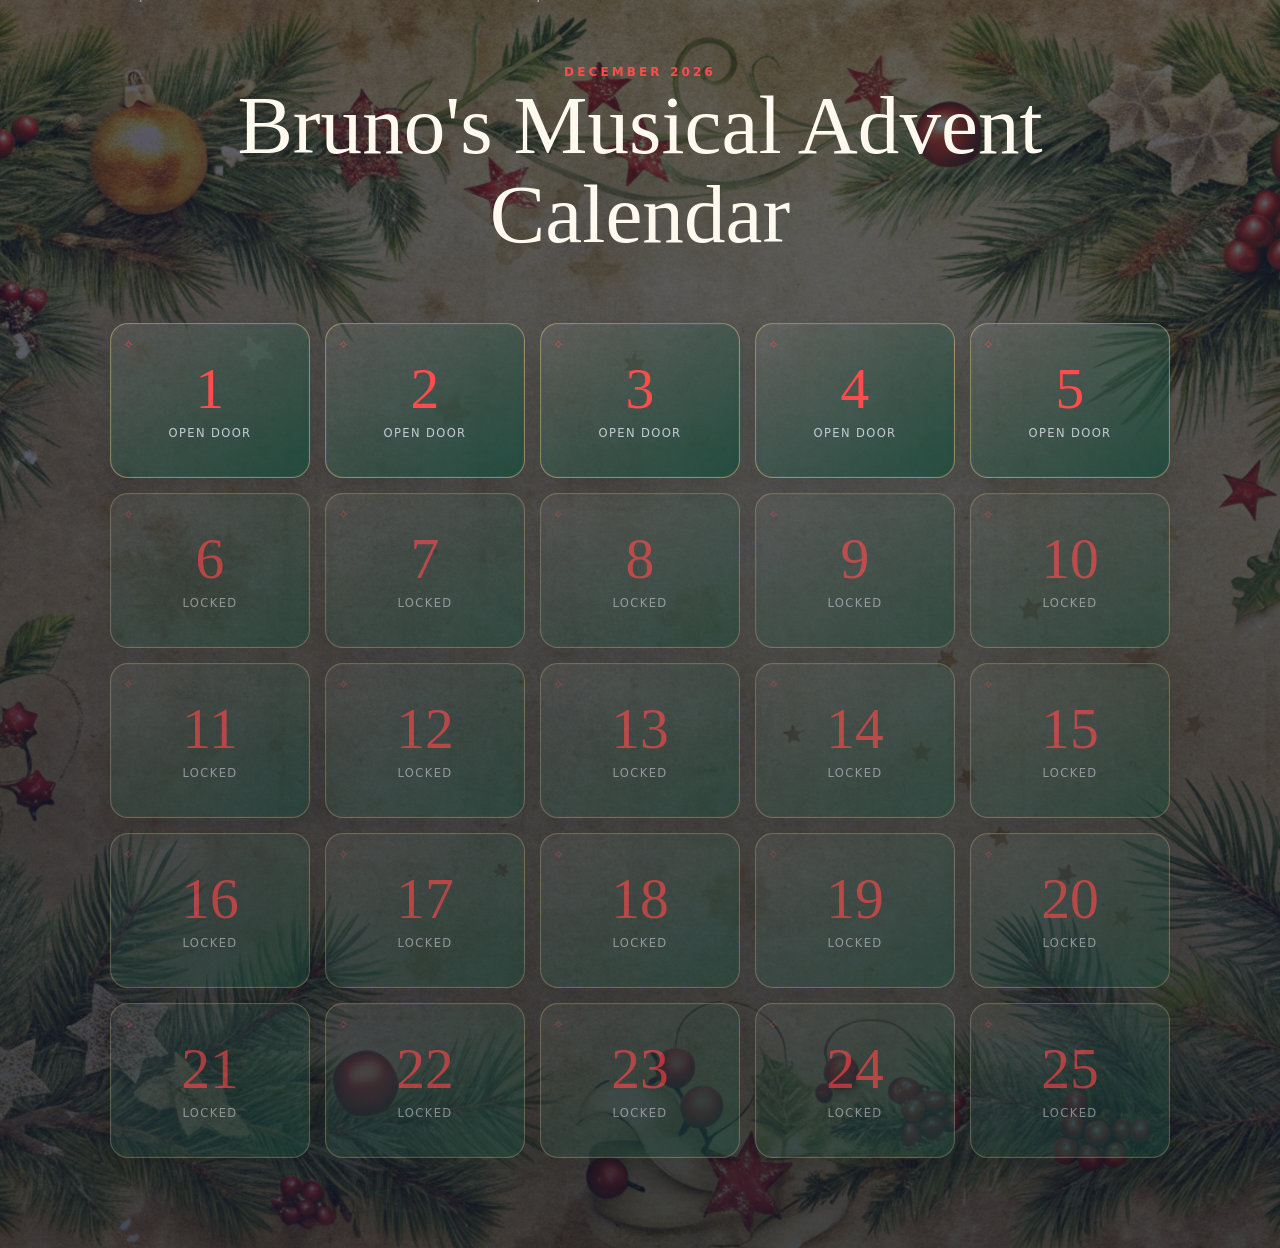
<file: index.html>
<!doctype html>
<html lang="en">
<head>
  <meta charset="utf-8"><meta name="viewport" content="width=device-width,initial-scale=1">
  <meta name="theme-color" content="#10182a"><meta name="description" content="A musical Advent calendar filled with music and memories.">
  <title>Musical Advent Calendar 2026</title><link rel="stylesheet" href="styles.css?v=20261111background1">
</head>
<body>
  <div id="snow" class="snow" aria-hidden="true"></div>
  <aside id="preview-banner" class="hidden" style="position:relative;z-index:2;padding:12px 18px;text-align:center;background:#e9c88a;color:#141d2f;font-weight:700">🔓 Admin preview — all 25 doors unlocked. This does not affect the normal public calendar. <a href="index.html" style="color:#141d2f;text-decoration:underline;margin-left:12px">Exit preview</a></aside>
  <main class="wrap" id="main">
    <header class="masthead"><div class="eyebrow">December 2026</div><h1 id="calendar-title">Musical Advent Calendar</h1><p id="calendar-subtitle" class="subhead hidden"></p></header>
    <section class="calendar-wrap" aria-label="Advent calendar doors">
      <div id="calendar-grid" class="calendar-grid"></div>
      <p id="calendar-footer" class="calendar-footer hidden" aria-live="polite"></p>
    </section>
  </main>
  <dialog id="door-dialog" class="dialog" aria-labelledby="dialog-title">
    <div class="dialog-inner"><div class="dialog-head"><div><h2 id="dialog-title">Your surprise</h2></div><button class="close" id="close-door" aria-label="Close door">×</button></div>
      <img id="dialog-image" class="reveal-image hidden" alt="Door surprise"><div id="dialog-placeholder" class="placeholder-image hidden" aria-hidden="true">♫</div>
      <p class="reveal-message" id="dialog-message"></p><p class="reveal-song" id="dialog-song-title"></p><p class="reveal-artist" id="dialog-artist"></p>
    </div>
  </dialog>
  <div id="nowplaying" class="nowplaying hidden" role="status"><span aria-hidden="true">♫</span><div class="track"><small class="muted">Now playing</small><div class="trackname" id="playing-title"></div><small class="muted" id="playing-artist"></small><div class="seek-row"><span id="elapsed-time">0:00</span><input id="song-seek" type="range" min="0" max="100" step="0.1" value="0" aria-label="Seek within song"><span id="total-time">0:00</span></div></div><button id="toggle-play" aria-label="Pause or resume">❚❚</button><button id="stop-play" aria-label="Stop">×</button></div>
  <script src="calendar.js?v=20261111visualorder1" defer></script>
</body>
</html>
</file>
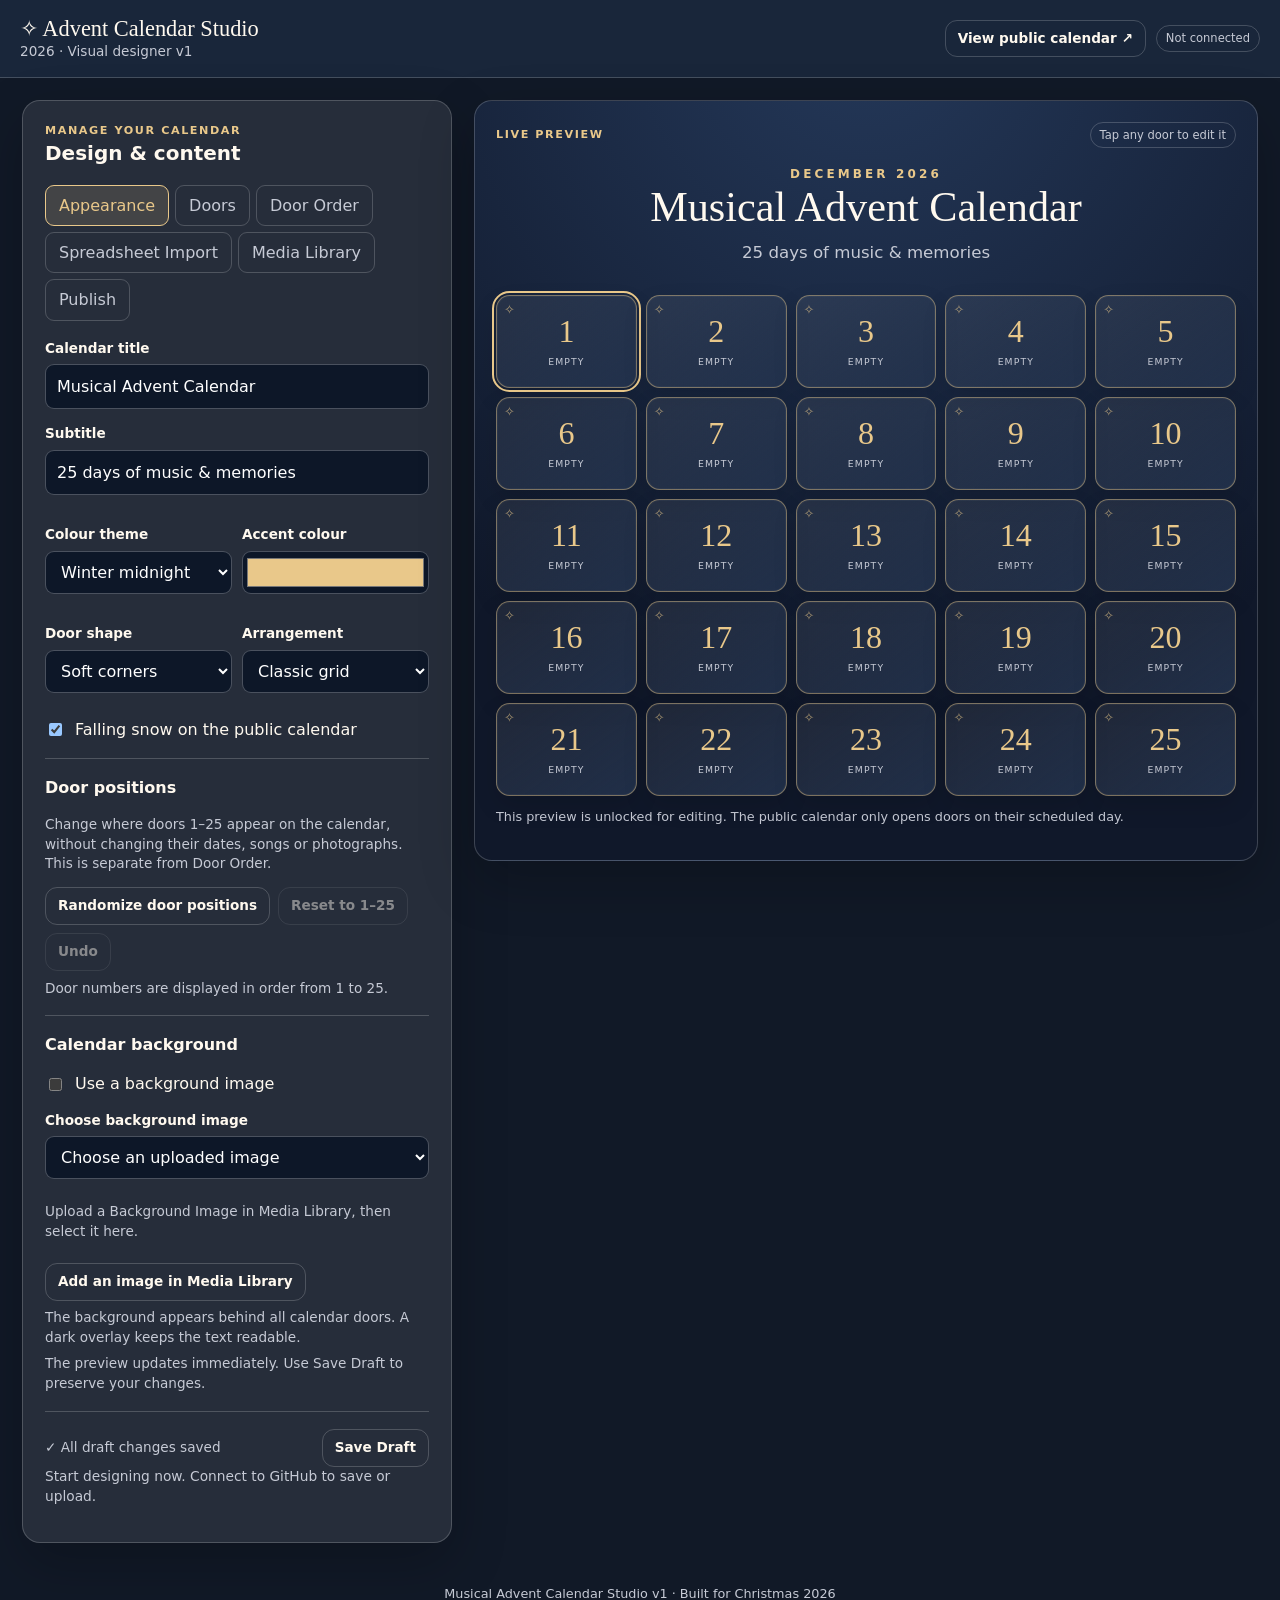
<file: editor.html>
<!doctype html><html lang="en"><head>
<meta charset="utf-8"><meta name="viewport" content="width=device-width,initial-scale=1"><meta name="robots" content="noindex,nofollow">
<meta http-equiv="Content-Security-Policy" content="default-src 'self'; script-src 'self' https://cdn.sheetjs.com; style-src 'self' 'unsafe-inline'; img-src 'self' https://raw.githubusercontent.com data: blob:; media-src 'self' https://raw.githubusercontent.com blob:; connect-src 'self' https://api.github.com https://raw.githubusercontent.com https://docs.google.com; object-src 'none'; base-uri 'none'">
<title>Advent Calendar Studio — 2026</title><link rel="stylesheet" href="styles.css?v=20261111doororder1">
</head><body class="editor-page">
<header class="editor-header"><div><div class="brand">✧ Advent Calendar Studio</div><small class="muted">2026 · Visual designer v1</small></div><div class="row wraprow"><a class="btn ghost small" href="index.html" target="_blank" rel="noopener">View public calendar ↗</a><span class="pill" id="connection-state">Not connected</span></div></header>
<main class="editor-shell"><section class="editor-panel softcard" aria-label="Calendar controls"><div class="cap">Manage your calendar</div><h2>Design &amp; content</h2>
<nav class="tabs" aria-label="Editor sections"><button class="tab active" data-tab="appearance" type="button">Appearance</button><button class="tab" data-tab="doors" type="button">Doors</button><button class="tab" data-tab="order" type="button">Door Order</button><button class="tab" data-tab="import" type="button">Spreadsheet Import</button><button class="tab" data-tab="media" type="button">Media Library</button><button class="tab" data-tab="publish" type="button">Publish</button></nav>
<div id="tab-appearance" class="tab-content">
<label class="field"><span>Calendar title</span><input id="setting-title" value="Musical Advent Calendar" maxlength="95"></label>
<label class="field"><span>Subtitle</span><input id="setting-subtitle" value="25 days of music & memories" maxlength="160"></label>
<div class="two"><label class="field"><span>Colour theme</span><select id="setting-preset"><option value="midnight">Winter midnight</option><option value="forest">Evergreen</option><option value="berry">Mulled berry</option></select></label><label class="field"><span>Accent colour</span><input id="setting-accent" class="colour" type="color" value="#e9c88a"></label></div>
<div class="two"><label class="field"><span>Door shape</span><select id="setting-shape"><option value="soft">Soft corners</option><option value="square">Square</option><option value="pill">Rounded</option></select></label><label class="field"><span>Arrangement</span><select id="setting-layout"><option value="grid">Classic grid</option><option value="staggered">Staggered grid</option></select></label></div>
<label class="row note-row"><input id="setting-snow" type="checkbox" checked> Falling snow on the public calendar</label>
<div class="section"><h3>Door positions</h3>
<p class="hint">Change where doors 1–25 appear on the calendar, without changing their dates, songs or photographs. This is separate from Door Order.</p>
<div class="btnrow" style="margin:13px 0 8px"><button id="shuffle-door-positions" type="button" class="btn small ghost">Randomize door positions</button><button id="reset-door-positions" type="button" class="btn small ghost">Reset to 1–25</button><button id="undo-door-positions" type="button" class="btn small ghost" disabled>Undo</button></div>
<p id="door-position-status" class="hint" aria-live="polite">Door numbers are displayed in order from 1 to 25.</p></div>
<div class="section"><h3>Calendar background</h3>
<label class="row note-row"><input id="setting-use-background" type="checkbox"> Use a background image</label>
<label class="field"><span>Choose background image</span><select id="setting-background-image"><option value="">Choose an uploaded image</option></select></label>
<div id="background-image-preview" class="background-image-choice"><span class="muted">Upload a Background Image in Media Library, then select it here.</span></div>
<button id="go-background-media" type="button" class="btn small ghost">Add an image in Media Library</button>
<p class="hint">The background appears behind all calendar doors. A dark overlay keeps the text readable.</p></div>
<p class="hint">The preview updates immediately. Use Save Draft to preserve your changes.</p></div>
<div id="tab-doors" class="tab-content hidden">
<label class="field"><span>Choose a door</span><select id="door-day"></select></label><div class="progress"><span id="door-status-dot" class="dot"></span><span id="door-status">Awaiting photo and music</span></div>
<label class="field"><span>Photo</span><select id="door-photo"><option value="">No photo selected</option></select></label><label class="field"><span>Song</span><select id="door-song"><option value="">No song selected</option></select></label>
<div class="previewbox" id="photo-preview"><span class="empty">Choose a photograph from the media library</span></div>
<div class="btnrow"><button class="btn small ghost" id="door-test" type="button">Preview this door</button><button class="btn small ghost" id="go-media" type="button">Add media +</button></div>
<div class="section"><h3>Test the published calendar</h3><p class="hint">See the real public layout with every door unlocked, regardless of date. Your visitors will still see the usual date locks. This uses your last published version, not unsaved draft changes.</p><a class="btn small ghost" id="public-preview-link" href="index.html?preview=1" target="_blank" rel="noopener noreferrer">🔓 Open unlocked public preview ↗</a></div>
<div class="section"><h3>Song details</h3><p class="hint">Enter these manually or use Spreadsheet Import to fill multiple days at once.</p><label class="field"><span>Chosen by</span><input id="door-chosen-by" maxlength="120" placeholder="Person who chose the song"></label><label class="field"><span>Song title</span><input id="door-song-title" maxlength="200" placeholder="Song name"></label><label class="field"><span>Artist</span><input id="door-artist" maxlength="200" placeholder="Artist or band"></label></div>
<label class="field"><span>Title shown when opened (optional)</span><input id="door-title" maxlength="100" placeholder="A Christmas memory"></label>
<label class="field"><span>Personal message (optional)</span><textarea id="door-message" maxlength="1500" placeholder="Write a message to appear behind the door..."></textarea></label>
<p class="hint">Click a number in the live preview to switch doors. Dates are enforced on the public site, not in the editor.</p></div>
<div id="tab-order" class="tab-content hidden">
<h3>Door Order</h3>
<p class="hint">Move a complete contribution to a different December date. The date stays fixed while the person's name, song, artist, photo, audio and message move together.</p>
<div class="btnrow order-actions"><button id="order-shuffle" class="btn small ghost" type="button">Shuffle contents</button><button id="order-undo" class="btn small ghost" type="button" disabled>Undo last change</button></div>
<div id="order-list" class="order-list" role="list" aria-label="Door contributions, December 1 to 25"></div>
<p class="hint">Drag the handle to move a row, including on a phone. The arrows move one date at a time. These are draft changes until you save; the public calendar only changes when you publish.</p>
</div>
<div id="tab-import" class="tab-content hidden">
<h3>Import song information</h3>
<p class="hint">Import day, chosen-by name, song title and artist. Photos, audio files and personal messages are not changed. Import is one-time, not a live link.</p>
<div class="section"><h3>1. Download a blank template</h3><p class="muted">25 numbered rows, ready to fill in with Excel or Google Sheets.</p>
<button id="import-download" type="button" class="btn small ghost">⬇ Download Excel template (.xlsx)</button></div>
<div class="section"><h3>2. Choose an import method</h3>
<label class="field"><span>Upload an Excel or CSV file</span><input id="import-file" type="file" accept=".xlsx,.xls,.csv,.tsv"></label>
<button id="import-file-button" type="button" class="btn small ghost">Preview spreadsheet file</button>
<p class="hint">Or use a Google Sheet shared as “Anyone with the link can view”.</p>
<label class="field"><span>Google Sheets link</span><input id="import-sheet-url" type="url" placeholder="https://docs.google.com/spreadsheets/d/…"></label>
<button id="import-sheet-button" type="button" class="btn small ghost">Preview Google Sheet</button></div>
<div class="section"><h3>3. Review changes</h3><p id="import-summary" class="muted">Choose a source above to see which days will change.</p>
<div id="import-preview" style="overflow:auto;max-height:380px"></div>
<div class="btnrow"><button id="import-apply" type="button" class="btn" disabled>Apply to private draft</button><button id="import-cancel" type="button" class="btn ghost" disabled>Cancel preview</button></div>
<p class="hint">Existing values are never overwritten without confirmation. Applying only updates the draft in this tab; use Save Draft to store it privately. Publishing remains separate.</p></div></div>
<div id="tab-media" class="tab-content hidden">
<p class="muted">Upload files from your phone or computer. New uploads receive random filenames; you'll still see the original names here.</p>
<label class="field"><span>Upload type</span><select id="upload-kind"><option value="photo">Door Image (JPG, PNG or WebP)</option><option value="song">Music (MP3, M4A or WAV)</option><option value="background">Background Image (JPG, PNG or WebP)</option></select></label>
<label class="field filepicker"><span>Choose file</span><input id="upload-file" type="file" accept="image/jpeg,image/png,image/webp"></label>
<div class="btnrow"><button class="btn small" id="upload-button" type="button">Upload to GitHub</button><button class="btn small ghost" id="scan-button" type="button">Scan GitHub folders</button></div>
<p class="hint">Recommended maximum: 20 MB per file. Files are uploaded to the public repository, even before you publish a door.</p>
<div class="section"><h3>Available files <span class="pill" id="media-count">0</span></h3>
<div class="tabs media-kind-tabs" role="group" aria-label="Filter available media files">
<button class="tab active" id="media-filter-images" type="button" aria-pressed="true">Door Images (0)</button>
<button class="tab" id="media-filter-audio" type="button" aria-pressed="false">Music (0)</button>
<button class="tab" id="media-filter-background" type="button" aria-pressed="false">Background Images (0)</button>
</div><div id="media-list"><p class="muted">Connect to GitHub to load your library.</p></div></div></div>
<div id="tab-publish" class="tab-content hidden">
<h3>Connect GitHub</h3>
<p class="muted">To save, enter a fine-grained personal access token with <strong>Contents: Read and write</strong> access to both 2026 repositories. Do not paste your token into chat.</p>
<label class="field"><span>GitHub access token</span><input type="password" id="github-token" autocomplete="off" spellcheck="false" placeholder="github_pat_…"></label>
<div class="btnrow"><button class="btn small ghost" id="connect-button" type="button">Connect &amp; load</button><button class="btn small ghost" id="disconnect-button" type="button">Disconnect</button></div>
<p class="hint">The token is kept only in this browser tab's session storage, not uploaded into your repositories. Use this editor on a device you trust.</p>
<div class="section"><h3>Progress</h3><div class="progress" id="progress-count">0 of 25 doors have both photo and music.</div><p class="muted" id="saved-time">No draft saved this session.</p>
<div class="btnrow"><button class="btn" id="save-button" type="button">Save Draft</button><button class="btn ghost" id="publish-button" type="button">Publish Calendar</button></div>
<p class="hint">Save Draft updates the private repository only. Publish first saves your draft, then updates the public calendar. A partial calendar can be published for testing.</p></div>
<div class="section"><h3>Important</h3><p class="muted">Unpublished media in the public repository can still be discovered by someone deliberately browsing GitHub. Random filenames are for obscurity, not security. Titles and messages in the published calendar configuration can also be inspected.</p></div></div>
<div class="section"><div class="row split"><span class="muted" id="dirty-indicator">No unsaved changes</span><button id="quick-save" class="btn small ghost" type="button">Save Draft</button></div><p id="editor-status" class="status" role="status" aria-live="polite"></p></div></section>
<section class="editor-preview softcard" id="preview-surface" aria-label="Interactive live calendar preview">
<div class="row split"><div class="cap">Live preview</div><span class="pill">Tap any door to edit it</span></div>
<header class="masthead"><div class="eyebrow">December 2026</div><h1 id="preview-title">Musical Advent Calendar</h1><p id="preview-subtitle" class="subhead hidden"></p></header>
<div class="calendar-wrap"><div class="calendar-grid" id="preview-grid"></div></div>
<p class="editor-door-caption">This preview is unlocked for editing. The public calendar only opens doors on their scheduled day.</p></section></main>
<dialog id="test-dialog" class="dialog"><div class="dialog-inner"><div class="dialog-head"><div><div class="eyebrow" id="test-day">December 1</div><h2 id="test-title">Preview</h2></div><button class="close" id="test-close" type="button" aria-label="Close">×</button></div><div class="previewbox" id="test-image"></div><p id="test-message" class="reveal-message"></p><audio id="test-audio" controls style="width:100%" class="hidden"></audio></div></dialog>
<footer class="editor-foot">Musical Advent Calendar Studio v1 · Built for Christmas 2026</footer>
<script src="https://cdn.sheetjs.com/xlsx-0.20.3/package/dist/xlsx.full.min.js" defer></script>
<script src="editor.js?v=20261111visualorder1" defer></script>
</body></html>
</file>
<file: styles.css>
:root{color-scheme:dark;--bg:#10182a;--bg2:#243859;--accent:#e9c88a;--ink:#fff9ef;--muted:#c6cad5;--panel:rgba(255,255,255,.09);--edge:rgba(255,255,255,.19);--door:rgba(24,42,68,.78);--radius:18px;--shadow:0 20px 55px rgba(0,0,0,.22)}
*{box-sizing:border-box}html{min-height:100%}body{min-height:100vh;margin:0;color:var(--ink);background:radial-gradient(circle at 50% -10%,var(--bg2),var(--bg) 64%);font-family:system-ui,-apple-system,BlinkMacSystemFont,"Segoe UI",sans-serif;line-height:1.45}button,input,select,textarea{font:inherit}button{cursor:pointer}a{color:var(--accent)}.hidden{display:none!important}.wrap{width:min(1060px,calc(100% - 32px));margin:auto}.masthead{text-align:center;padding:64px 0 24px}.eyebrow{text-transform:uppercase;letter-spacing:.26em;font-size:.75rem;font-weight:650;color:var(--accent)}h1,h2,h3,p{margin-top:0}h1{font-family:Georgia,Times,serif;font-size:clamp(2.5rem,7vw,5.2rem);font-weight:500;line-height:1.07;margin-bottom:12px}h2{font-size:1.25rem}h3{font-size:1rem}.subhead{max-width:600px;margin:auto;color:var(--muted);font-size:1.04rem}.calendar-wrap{padding:28px 0 90px}.calendar-grid{display:grid;grid-template-columns:repeat(5,minmax(0,1fr));gap:15px}
.door{position:relative;border:1px solid rgba(233,200,138,.46);border-radius:var(--radius);background:linear-gradient(145deg,rgba(255,255,255,.07),var(--door));min-height:155px;color:var(--ink);box-shadow:inset 0 0 0 1px rgba(255,255,255,.04),0 10px 24px rgba(0,0,0,.12);overflow:hidden;display:flex;flex-direction:column;align-items:center;justify-content:center;gap:8px;transition:transform .2s ease,border-color .2s ease}.door::before{content:"✧";position:absolute;top:12px;left:12px;color:var(--accent);font-size:13px;opacity:.7}.door:hover{transform:translateY(-3px);border-color:var(--accent)}.door:focus-visible,.btn:focus-visible,button:focus-visible,a:focus-visible{outline:3px solid var(--accent);outline-offset:3px}.door-number{font:500 clamp(2rem,5vw,3.6rem)/1 Georgia,serif;color:var(--accent)}.door-word{font-size:.72rem;text-transform:uppercase;letter-spacing:.12em;color:var(--muted)}.door.locked{opacity:.62;cursor:not-allowed}.door.locked:hover{transform:none}.door.opened{background:linear-gradient(155deg,rgba(227,195,132,.19),rgba(255,255,255,.09))}.door.opened:after{content:"✓";position:absolute;top:8px;right:12px;font-size:.85rem;color:var(--accent)}.layout-staggered .door:nth-child(4n+2){transform:translateY(10px)}.shape-square .door{--radius:3px}.shape-pill .door{--radius:42px}.calendar-footer{text-align:center;color:var(--muted);font-size:.9rem;margin:27px auto}
.softcard{background:var(--panel);border:1px solid var(--edge);border-radius:18px;box-shadow:var(--shadow)}.dialog{border:1px solid var(--edge);background:#17243a;color:var(--ink);border-radius:22px;width:min(540px,calc(100vw - 28px));max-height:calc(100dvh - 30px);overflow:auto;padding:0;box-shadow:0 30px 80px rgba(0,0,0,.55)}.dialog::backdrop{background:rgba(1,8,19,.76);backdrop-filter:blur(5px)}.dialog-inner{padding:30px}.dialog-head{display:flex;align-items:start;justify-content:space-between;gap:14px}.dialog-head h2{font:500 2rem/1.1 Georgia,serif;margin-bottom:10px}.close{border:1px solid var(--edge);background:rgba(255,255,255,.08);color:var(--ink);width:37px;height:37px;border-radius:50%;font-size:1.35rem;flex-shrink:0}.reveal-image{width:100%;max-height:360px;object-fit:contain;background:rgba(255,255,255,.035);border-radius:12px;margin:14px 0}.placeholder-image{min-height:190px;border:1px dashed var(--edge);border-radius:12px;display:grid;place-items:center;color:var(--muted);font-size:3rem;margin:14px 0}.reveal-message{font-size:1rem;color:var(--muted);text-align:center;margin:8px 0 6px}.reveal-song{font:500 1.4rem/1.2 Georgia,serif;text-align:center;margin:5px 0}.reveal-artist{font-size:1rem;color:var(--muted);text-align:center;margin:4px 0 8px}.btn{display:inline-flex;gap:8px;justify-content:center;align-items:center;border:1px solid rgba(233,200,138,.65);color:#131b2e;background:var(--accent);padding:11px 16px;border-radius:12px;font-weight:700;text-decoration:none}.btn:disabled{opacity:.45;cursor:not-allowed}.btn.ghost{background:transparent;color:var(--ink);border-color:var(--edge)}.btn.small{padding:8px 12px;font-size:.85rem}.nowplaying{position:fixed;z-index:40;left:50%;bottom:14px;transform:translateX(-50%);width:min(600px,calc(100% - 24px));padding:12px 15px;display:flex;align-items:center;gap:12px;background:#1c2a40;border:1px solid var(--edge);border-radius:15px;box-shadow:var(--shadow)}.nowplaying .track{flex:1;min-width:0}.trackname{white-space:nowrap;overflow:hidden;text-overflow:ellipsis}.nowplaying button{border:1px solid var(--edge);background:transparent;color:var(--ink);border-radius:9px;padding:7px 10px}.snow{position:fixed;inset:0;pointer-events:none;z-index:1;overflow:hidden}.snow span{position:absolute;top:-20px;color:#fff;opacity:.65;animation:fall linear infinite;text-shadow:0 0 8px rgba(255,255,255,.3)}@keyframes fall{to{transform:translate3d(24px,110vh,0)}}@media(prefers-reduced-motion:reduce){*,*:before,*:after{animation-duration:.01ms!important;transition:none!important}}
.editor-page{background:#111927}.editor-header{padding:15px max(20px,calc((100vw - 1440px)/2));border-bottom:1px solid var(--edge);display:flex;justify-content:space-between;align-items:center;gap:16px;background:#19263a}.brand{font:500 1.4rem Georgia,serif}.editor-shell{max-width:1440px;margin:0 auto;padding:22px;display:grid;grid-template-columns:minmax(330px,430px) minmax(0,1fr);gap:22px;align-items:start}.editor-panel{padding:22px}.editor-panel h2{margin:0 0 17px}.tabs{display:flex;flex-wrap:wrap;gap:6px;margin-bottom:18px}.tab{background:transparent;color:var(--muted);border:1px solid var(--edge);border-radius:9px;padding:8px 13px}.tab.active{background:rgba(233,200,138,.15);color:var(--accent);border-color:var(--accent)}.field{display:block;margin:15px 0}.field>span,.field>label{display:block;font-size:.85rem;font-weight:650;margin-bottom:6px}.field input:not([type=checkbox]),.field select,.field textarea{display:block;width:100%;background:#0d1728;border:1px solid rgba(255,255,255,.25);border-radius:9px;color:#fff;padding:10px 11px;outline:none}.field textarea{min-height:90px;resize:vertical}.field input:focus,.field select:focus,.field textarea:focus{border-color:var(--accent)}.row{display:flex;align-items:center;gap:10px}.row.wraprow{flex-wrap:wrap}.row.split{justify-content:space-between}.row>*{min-width:0}.two{display:grid;grid-template-columns:1fr 1fr;gap:10px}.hint,.muted{font-size:.85rem;color:var(--muted)}.hint{margin:7px 0 0}.status{min-height:22px;font-size:.86rem;color:var(--muted)}.status.good{color:#b2e5c4}.status.bad{color:#ffb4a9}.section{border-top:1px solid var(--edge);padding-top:17px;margin-top:17px}.editor-preview{position:sticky;top:14px;min-width:0;padding:21px}.editor-preview .masthead{padding:18px 0}.editor-preview h1{font-size:clamp(1.5rem,3.3vw,3.3rem)}.editor-preview .calendar-grid{gap:9px}.editor-preview .door{min-height:93px;border-radius:calc(var(--radius) * .75)}.editor-preview .door-number{font-size:clamp(1.3rem,3vw,2rem)}.editor-preview .door-word{font-size:.58rem}.editor-preview .door::before{top:5px;left:7px}.editor-preview .calendar-wrap{padding:12px 0}.editor-preview .calendar-footer{margin:15px 0}.editor-preview .calendar-grid .door.selected{outline:2px solid var(--accent);outline-offset:2px}.editor-preview .layout-staggered .door:nth-child(4n+2){transform:translateY(5px)}.media-item{display:flex;align-items:center;gap:10px;padding:10px;border:1px solid var(--edge);border-radius:10px;margin-bottom:8px;background:rgba(255,255,255,.035)}.media-item img{width:46px;height:46px;object-fit:cover;border-radius:6px}.media-item .label{flex:1;min-width:0;overflow-wrap:anywhere}.media-item small{display:block;color:var(--muted)}.progress{border:1px solid var(--edge);border-radius:12px;padding:11px;margin:13px 0;color:var(--muted)}.dot{display:inline-block;width:9px;height:9px;border-radius:50%;background:#95a3b7;margin-right:7px}.dot.ok{background:#70d19a}.btnrow{display:flex;gap:8px;flex-wrap:wrap}.filepicker{margin:12px 0}.filepicker input{width:100%;max-width:100%;font-size:.9rem}.cap{font-size:.7rem;text-transform:uppercase;letter-spacing:.14em;color:var(--accent);font-weight:700}.previewbox{border-radius:12px;min-height:170px;display:grid;place-items:center;border:1px dashed var(--edge);margin:12px 0;overflow:hidden}.previewbox img{max-width:100%;max-height:240px;object-fit:contain}.previewbox .empty{padding:20px;text-align:center;color:var(--muted)}.editor-header .muted{display:block}.colour{height:43px;width:100%;padding:2px!important}footer.editor-foot{padding:20px;text-align:center;color:var(--muted);font-size:.8rem}.pill{border-radius:20px;border:1px solid var(--edge);padding:4px 9px;color:var(--muted);font-size:.72rem}.note-row{margin:10px 0}.editor-door-caption{color:var(--muted);font-size:.8rem}
@media(max-width:950px){.editor-shell{grid-template-columns:1fr}.editor-preview{position:static;order:-1}.editor-preview .door{min-height:90px}}@media(max-width:600px){.calendar-grid{gap:8px}.door{min-height:103px;gap:5px}.door::before{top:6px;left:7px;font-size:10px}.door-word{font-size:.59rem;letter-spacing:.05em}.door-number{font-size:1.95rem}.masthead{padding:45px 0 17px}.editor-header{align-items:start;flex-direction:column}.editor-shell{padding:12px;gap:12px}.editor-panel,.editor-preview{padding:14px}.editor-preview .door{min-height:65px}.editor-preview .door-number{font-size:1.5rem}.editor-preview .door-word{display:none}.dialog-inner{padding:21px}}
/* An opened Advent door reveals the assigned photograph as its tile. */
.door.photo-revealed{background:#10182a;isolation:isolate}
.door-thumbnail{position:absolute;inset:0;width:100%;height:100%;object-fit:cover;z-index:-1}
.door.photo-revealed::before{display:none}
.door.photo-revealed::after{content:none}
.door.photo-revealed .door-number{position:absolute;top:7px;left:9px;z-index:1;font:700 1rem/1 system-ui,sans-serif;color:#fff;text-shadow:0 1px 5px #000,0 0 2px #000}
.door.photo-revealed .door-word{position:absolute;bottom:0;left:0;right:0;padding:20px 4px 7px;text-align:center;color:#fff;background:linear-gradient(transparent,rgba(0,0,0,.72));text-shadow:0 1px 3px #000}

.background-image-choice{display:flex;align-items:center;gap:12px;margin:8px 0 14px;min-height:55px;min-width:0;overflow-wrap:anywhere}
.background-image-thumb{width:92px;height:60px;flex-shrink:0;object-fit:cover;border-radius:9px;border:1px solid var(--edge)}
.media-kind-tabs{margin:12px 0 15px}
.seek-row{display:flex;align-items:center;gap:8px;margin-top:5px;font-size:.72rem;color:var(--muted);font-variant-numeric:tabular-nums}.seek-row input[type=range]{width:100%;min-width:40px;flex:1;accent-color:var(--accent);cursor:pointer}.seek-row input[type=range]:disabled{opacity:.4;cursor:default}.nowplaying .track{min-width:0}@media(max-width:600px){.nowplaying{gap:8px;padding:10px}.nowplaying button{padding:8px}.seek-row{gap:5px}}

/* Independent Door Order controls. Rows move content, never dates or appearance. */
.order-actions{margin:12px 0 16px}
.order-list{display:grid;gap:8px;margin:12px 0 16px}
.order-row{display:flex;align-items:center;gap:8px;min-width:0;padding:8px;background:rgba(255,255,255,.045);border:1px solid var(--edge);border-radius:12px;transition:border-color .12s,background .12s}
.order-row.is-dragging{opacity:.45}
.order-row.drop-target{border-color:var(--accent);background:rgba(233,200,138,.16);outline:2px solid var(--accent);outline-offset:1px}
.order-handle{display:grid;place-items:center;flex:0 0 29px;min-height:42px;border:1px solid var(--edge);border-radius:8px;background:rgba(255,255,255,.06);color:var(--accent);font-size:1.3rem;cursor:grab;touch-action:none;user-select:none;-webkit-user-select:none}
.order-handle:active{cursor:grabbing}
.order-date{flex:0 0 49px;color:var(--accent);font-size:.8rem;font-weight:700;white-space:nowrap}
.order-details{min-width:0;flex:1;display:flex;flex-direction:column;gap:1px}
.order-details strong,.order-details small{display:block;overflow:hidden;text-overflow:ellipsis;white-space:nowrap}
.order-details strong{font-size:.88rem}
.order-details small{font-size:.75rem;color:var(--muted)}
.order-controls{display:flex;flex-direction:column;gap:3px}
.order-step{min-width:28px;min-height:26px;border:1px solid var(--edge);background:rgba(255,255,255,.06);color:var(--ink);border-radius:6px;line-height:1}
.order-step:disabled{opacity:.2;cursor:not-allowed}
@media(max-width:420px){.order-row{gap:6px;padding:7px 5px}.order-date{flex-basis:43px;font-size:.75rem}.order-handle{flex-basis:27px}.order-details small{font-size:.71rem}}
</file>
